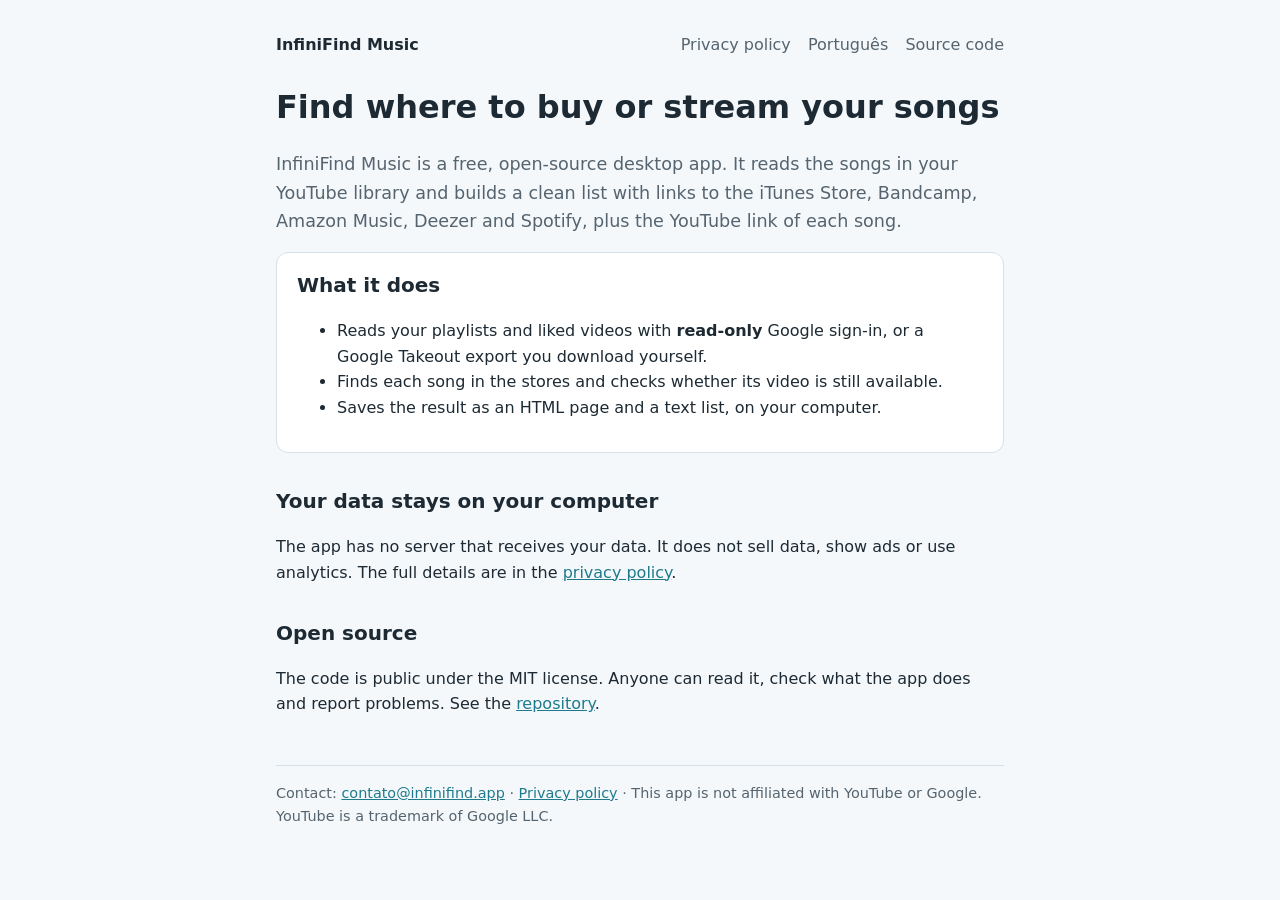
<file: index.html>
<!doctype html>
<html lang="en">
<head>
  <meta charset="utf-8">
  <meta name="viewport" content="width=device-width, initial-scale=1">
  <title>InfiniFind Music</title>
  <meta name="description" content="A free, open-source app that finds where to buy or stream the songs in your YouTube library.">
  <link rel="stylesheet" href="style.css">
</head>
<body>
<main>
  <header>
    <strong>InfiniFind Music</strong>
    <nav>
      <a href="privacy.html">Privacy policy</a>
      <a href="privacidade.html">Português</a>
      <a href="https://github.com/jucabalasilva/infinifind-music">Source code</a>
    </nav>
  </header>

  <h1>Find where to buy or stream your songs</h1>
  <p class="lead">InfiniFind Music is a free, open-source desktop app. It reads the songs in your YouTube library and builds a clean list with links to the iTunes Store, Bandcamp, Amazon Music, Deezer and Spotify, plus the YouTube link of each song.</p>

  <div class="card">
    <h2 style="margin-top:0">What it does</h2>
    <ul>
      <li>Reads your playlists and liked videos with <strong>read-only</strong> Google sign-in, or a Google Takeout export you download yourself.</li>
      <li>Finds each song in the stores and checks whether its video is still available.</li>
      <li>Saves the result as an HTML page and a text list, on your computer.</li>
    </ul>
  </div>

  <h2>Your data stays on your computer</h2>
  <p>The app has no server that receives your data. It does not sell data, show ads or use analytics. The full details are in the <a href="privacy.html">privacy policy</a>.</p>

  <h2>Open source</h2>
  <p>The code is public under the MIT license. Anyone can read it, check what the app does and report problems. See the <a href="https://github.com/jucabalasilva/infinifind-music">repository</a>.</p>

  <footer>
    Contact: <a href="mailto:contato@infinifind.app">contato@infinifind.app</a> ·
    <a href="privacy.html">Privacy policy</a> ·
    This app is not affiliated with YouTube or Google. YouTube is a trademark of Google LLC.
  </footer>
</main>
</body>
</html>
</file>
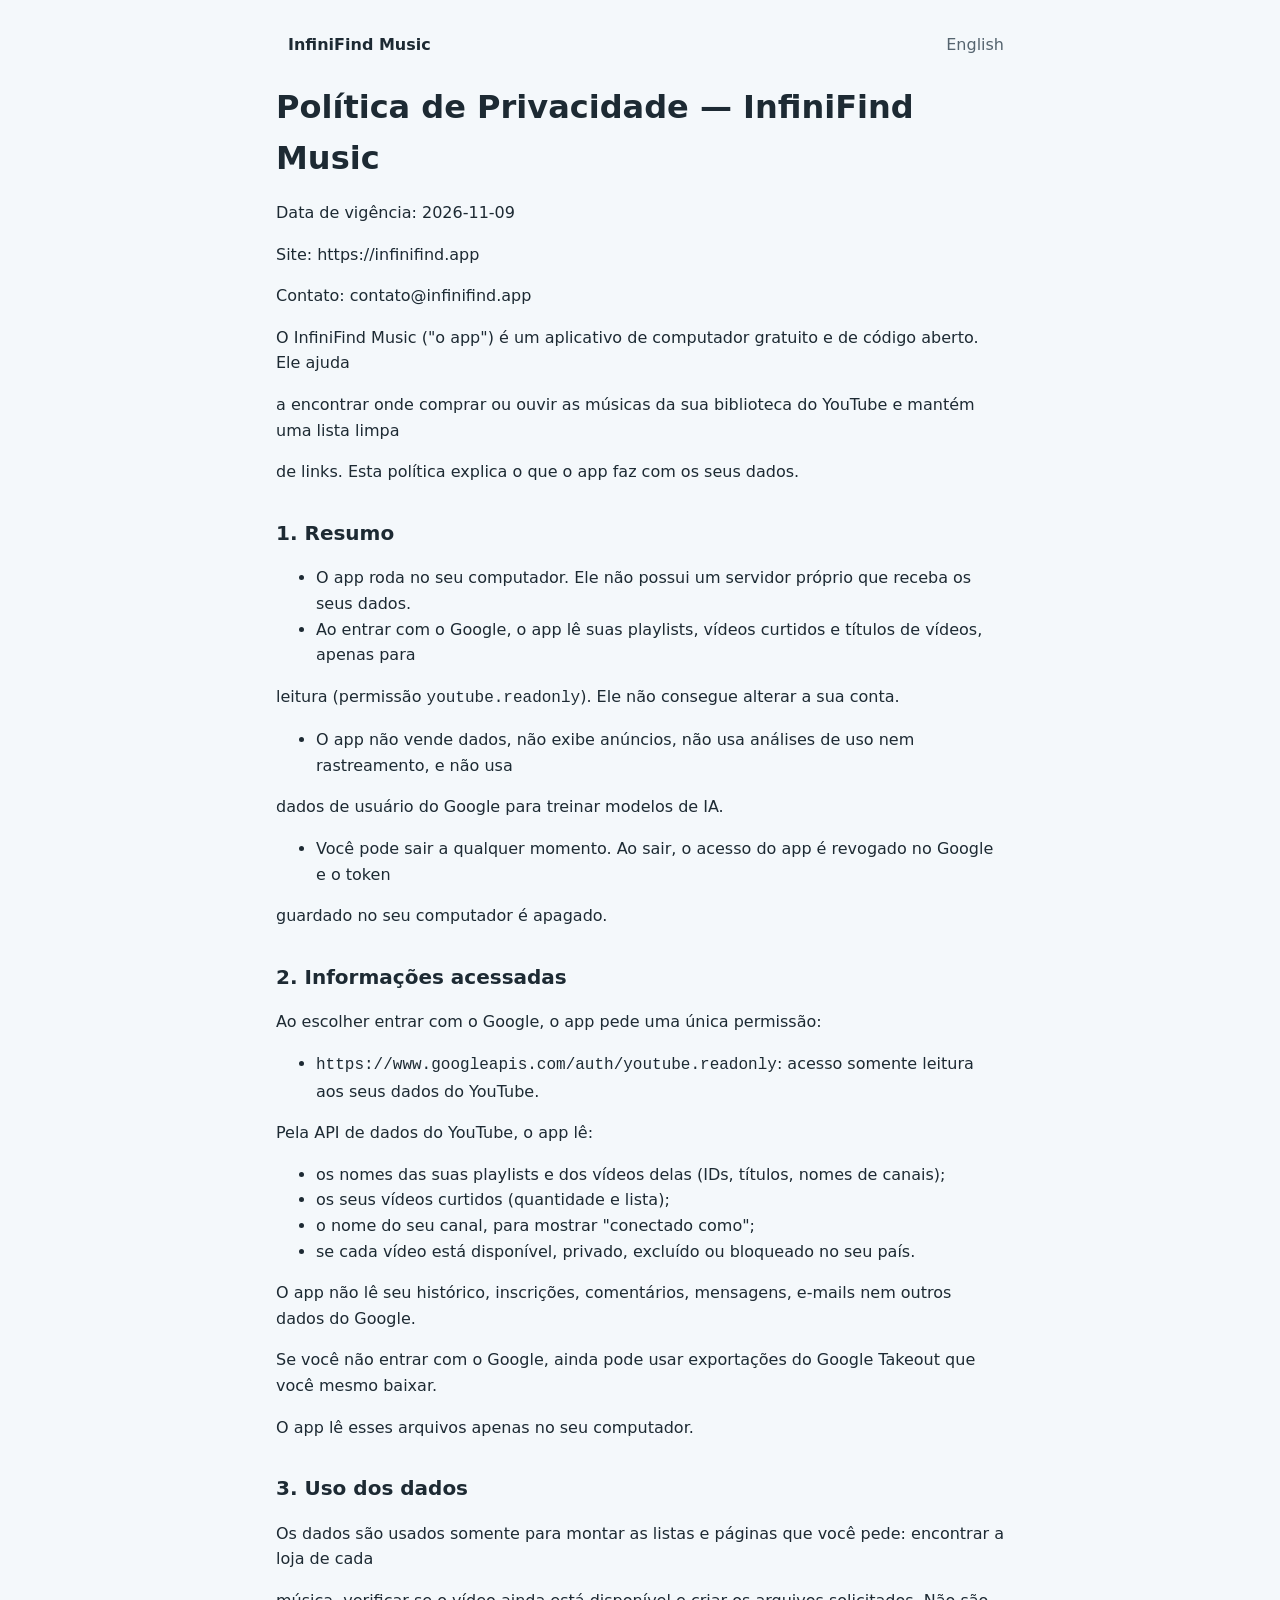
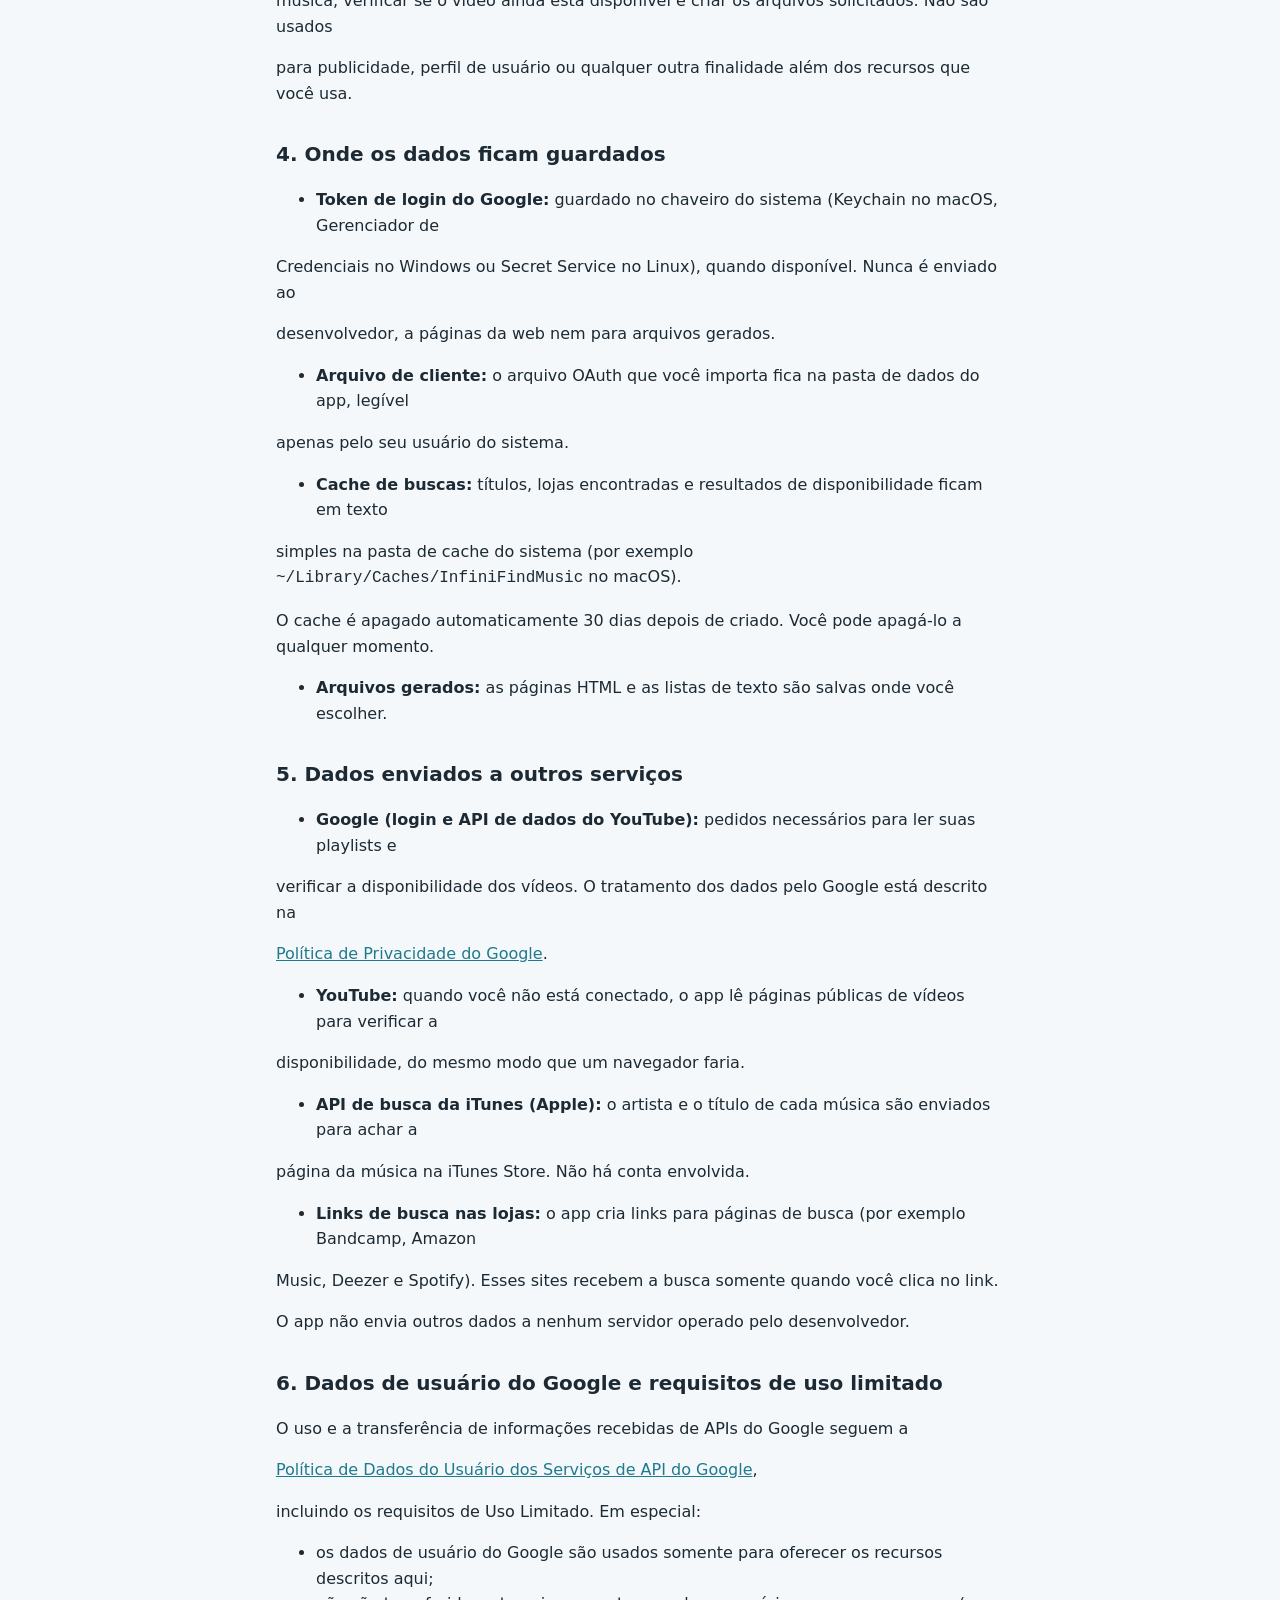
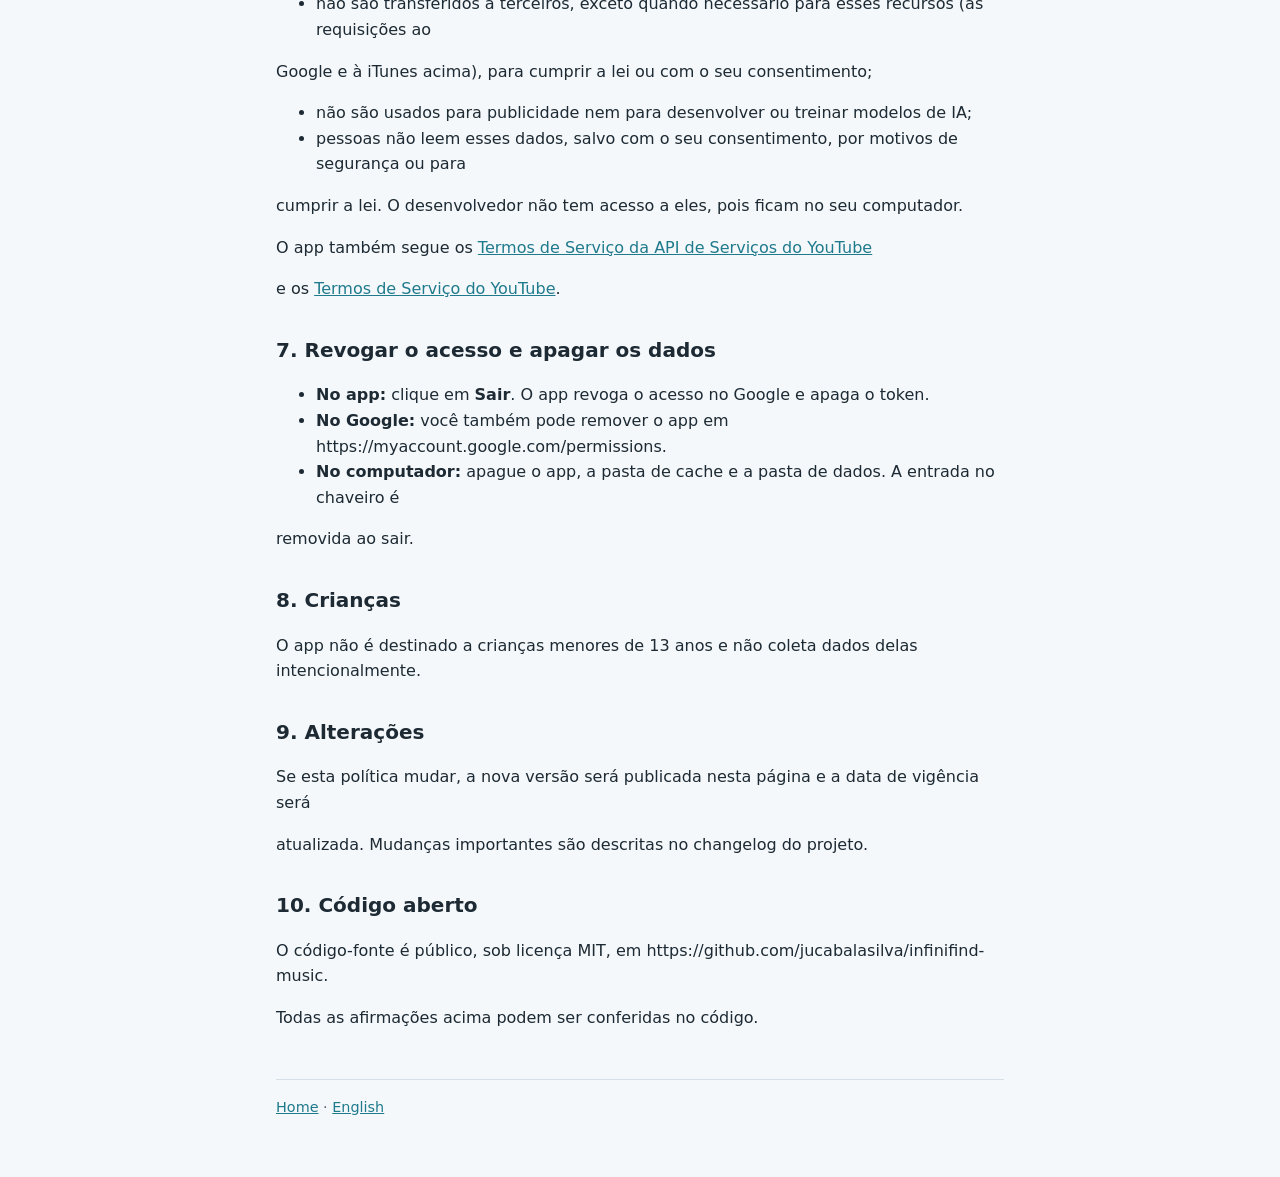
<file: privacidade.html>
<!doctype html>
<html lang="pt-BR">
<head>
  <meta charset="utf-8">
  <meta name="viewport" content="width=device-width, initial-scale=1">
  <title>Política de privacidade — InfiniFind Music</title>
  <link rel="stylesheet" href="style.css">
</head>
<body>
<main>
  <header>
    <strong><a href="index.html" style="color:inherit;text-decoration:none">InfiniFind Music</a></strong>
    <nav><a href="privacy.html">English</a></nav>
  </header>
<h1>Política de Privacidade — InfiniFind Music</h1>
<p>Data de vigência: 2026-11-09</p>
<p>Site: https://infinifind.app</p>
<p>Contato: contato@infinifind.app</p>
<p>O InfiniFind Music ("o app") é um aplicativo de computador gratuito e de código aberto. Ele ajuda</p>
<p>a encontrar onde comprar ou ouvir as músicas da sua biblioteca do YouTube e mantém uma lista limpa</p>
<p>de links. Esta política explica o que o app faz com os seus dados.</p>
<h2>1. Resumo</h2>
<ul>
<li>O app roda no seu computador. Ele não possui um servidor próprio que receba os seus dados.</li>
<li>Ao entrar com o Google, o app lê suas playlists, vídeos curtidos e títulos de vídeos, apenas para</li>
</ul>
<p>  leitura (permissão <code>youtube.readonly</code>). Ele não consegue alterar a sua conta.</p>
<ul>
<li>O app não vende dados, não exibe anúncios, não usa análises de uso nem rastreamento, e não usa</li>
</ul>
<p>  dados de usuário do Google para treinar modelos de IA.</p>
<ul>
<li>Você pode sair a qualquer momento. Ao sair, o acesso do app é revogado no Google e o token</li>
</ul>
<p>  guardado no seu computador é apagado.</p>
<h2>2. Informações acessadas</h2>
<p>Ao escolher entrar com o Google, o app pede uma única permissão:</p>
<ul>
<li><code>https://www.googleapis.com/auth/youtube.readonly</code>: acesso somente leitura aos seus dados do YouTube.</li>
</ul>
<p>Pela API de dados do YouTube, o app lê:</p>
<ul>
<li>os nomes das suas playlists e dos vídeos delas (IDs, títulos, nomes de canais);</li>
<li>os seus vídeos curtidos (quantidade e lista);</li>
<li>o nome do seu canal, para mostrar "conectado como";</li>
<li>se cada vídeo está disponível, privado, excluído ou bloqueado no seu país.</li>
</ul>
<p>O app não lê seu histórico, inscrições, comentários, mensagens, e-mails nem outros dados do Google.</p>
<p>Se você não entrar com o Google, ainda pode usar exportações do Google Takeout que você mesmo baixar.</p>
<p>O app lê esses arquivos apenas no seu computador.</p>
<h2>3. Uso dos dados</h2>
<p>Os dados são usados somente para montar as listas e páginas que você pede: encontrar a loja de cada</p>
<p>música, verificar se o vídeo ainda está disponível e criar os arquivos solicitados. Não são usados</p>
<p>para publicidade, perfil de usuário ou qualquer outra finalidade além dos recursos que você usa.</p>
<h2>4. Onde os dados ficam guardados</h2>
<ul>
<li><strong>Token de login do Google:</strong> guardado no chaveiro do sistema (Keychain no macOS, Gerenciador de</li>
</ul>
<p>  Credenciais no Windows ou Secret Service no Linux), quando disponível. Nunca é enviado ao</p>
<p>  desenvolvedor, a páginas da web nem para arquivos gerados.</p>
<ul>
<li><strong>Arquivo de cliente:</strong> o arquivo OAuth que você importa fica na pasta de dados do app, legível</li>
</ul>
<p>  apenas pelo seu usuário do sistema.</p>
<ul>
<li><strong>Cache de buscas:</strong> títulos, lojas encontradas e resultados de disponibilidade ficam em texto</li>
</ul>
<p>  simples na pasta de cache do sistema (por exemplo <code>~/Library/Caches/InfiniFindMusic</code> no macOS).</p>
<p>  O cache é apagado automaticamente 30 dias depois de criado. Você pode apagá-lo a qualquer momento.</p>
<ul>
<li><strong>Arquivos gerados:</strong> as páginas HTML e as listas de texto são salvas onde você escolher.</li>
</ul>
<h2>5. Dados enviados a outros serviços</h2>
<ul>
<li><strong>Google (login e API de dados do YouTube):</strong> pedidos necessários para ler suas playlists e</li>
</ul>
<p>  verificar a disponibilidade dos vídeos. O tratamento dos dados pelo Google está descrito na</p>
<p>  <a href="https://policies.google.com/privacy">Política de Privacidade do Google</a>.</p>
<ul>
<li><strong>YouTube:</strong> quando você não está conectado, o app lê páginas públicas de vídeos para verificar a</li>
</ul>
<p>  disponibilidade, do mesmo modo que um navegador faria.</p>
<ul>
<li><strong>API de busca da iTunes (Apple):</strong> o artista e o título de cada música são enviados para achar a</li>
</ul>
<p>  página da música na iTunes Store. Não há conta envolvida.</p>
<ul>
<li><strong>Links de busca nas lojas:</strong> o app cria links para páginas de busca (por exemplo Bandcamp, Amazon</li>
</ul>
<p>  Music, Deezer e Spotify). Esses sites recebem a busca somente quando você clica no link.</p>
<p>O app não envia outros dados a nenhum servidor operado pelo desenvolvedor.</p>
<h2>6. Dados de usuário do Google e requisitos de uso limitado</h2>
<p>O uso e a transferência de informações recebidas de APIs do Google seguem a</p>
<p><a href="https://developers.google.com/terms/api-services-user-data-policy">Política de Dados do Usuário dos Serviços de API do Google</a>,</p>
<p>incluindo os requisitos de Uso Limitado. Em especial:</p>
<ul>
<li>os dados de usuário do Google são usados somente para oferecer os recursos descritos aqui;</li>
<li>não são transferidos a terceiros, exceto quando necessário para esses recursos (as requisições ao</li>
</ul>
<p>  Google e à iTunes acima), para cumprir a lei ou com o seu consentimento;</p>
<ul>
<li>não são usados para publicidade nem para desenvolver ou treinar modelos de IA;</li>
<li>pessoas não leem esses dados, salvo com o seu consentimento, por motivos de segurança ou para</li>
</ul>
<p>  cumprir a lei. O desenvolvedor não tem acesso a eles, pois ficam no seu computador.</p>
<p>O app também segue os <a href="https://www.youtube.com/t/terms">Termos de Serviço da API de Serviços do YouTube</a></p>
<p>e os <a href="https://www.youtube.com/t/terms">Termos de Serviço do YouTube</a>.</p>
<h2>7. Revogar o acesso e apagar os dados</h2>
<ul>
<li><strong>No app:</strong> clique em <strong>Sair</strong>. O app revoga o acesso no Google e apaga o token.</li>
<li><strong>No Google:</strong> você também pode remover o app em https://myaccount.google.com/permissions.</li>
<li><strong>No computador:</strong> apague o app, a pasta de cache e a pasta de dados. A entrada no chaveiro é</li>
</ul>
<p>  removida ao sair.</p>
<h2>8. Crianças</h2>
<p>O app não é destinado a crianças menores de 13 anos e não coleta dados delas intencionalmente.</p>
<h2>9. Alterações</h2>
<p>Se esta política mudar, a nova versão será publicada nesta página e a data de vigência será</p>
<p>atualizada. Mudanças importantes são descritas no changelog do projeto.</p>
<h2>10. Código aberto</h2>
<p>O código-fonte é público, sob licença MIT, em https://github.com/jucabalasilva/infinifind-music.</p>
<p>Todas as afirmações acima podem ser conferidas no código.</p>
  <footer><a href="index.html">Home</a> · <a href="privacy.html">English</a></footer>
</main>
</body>
</html>
</file>
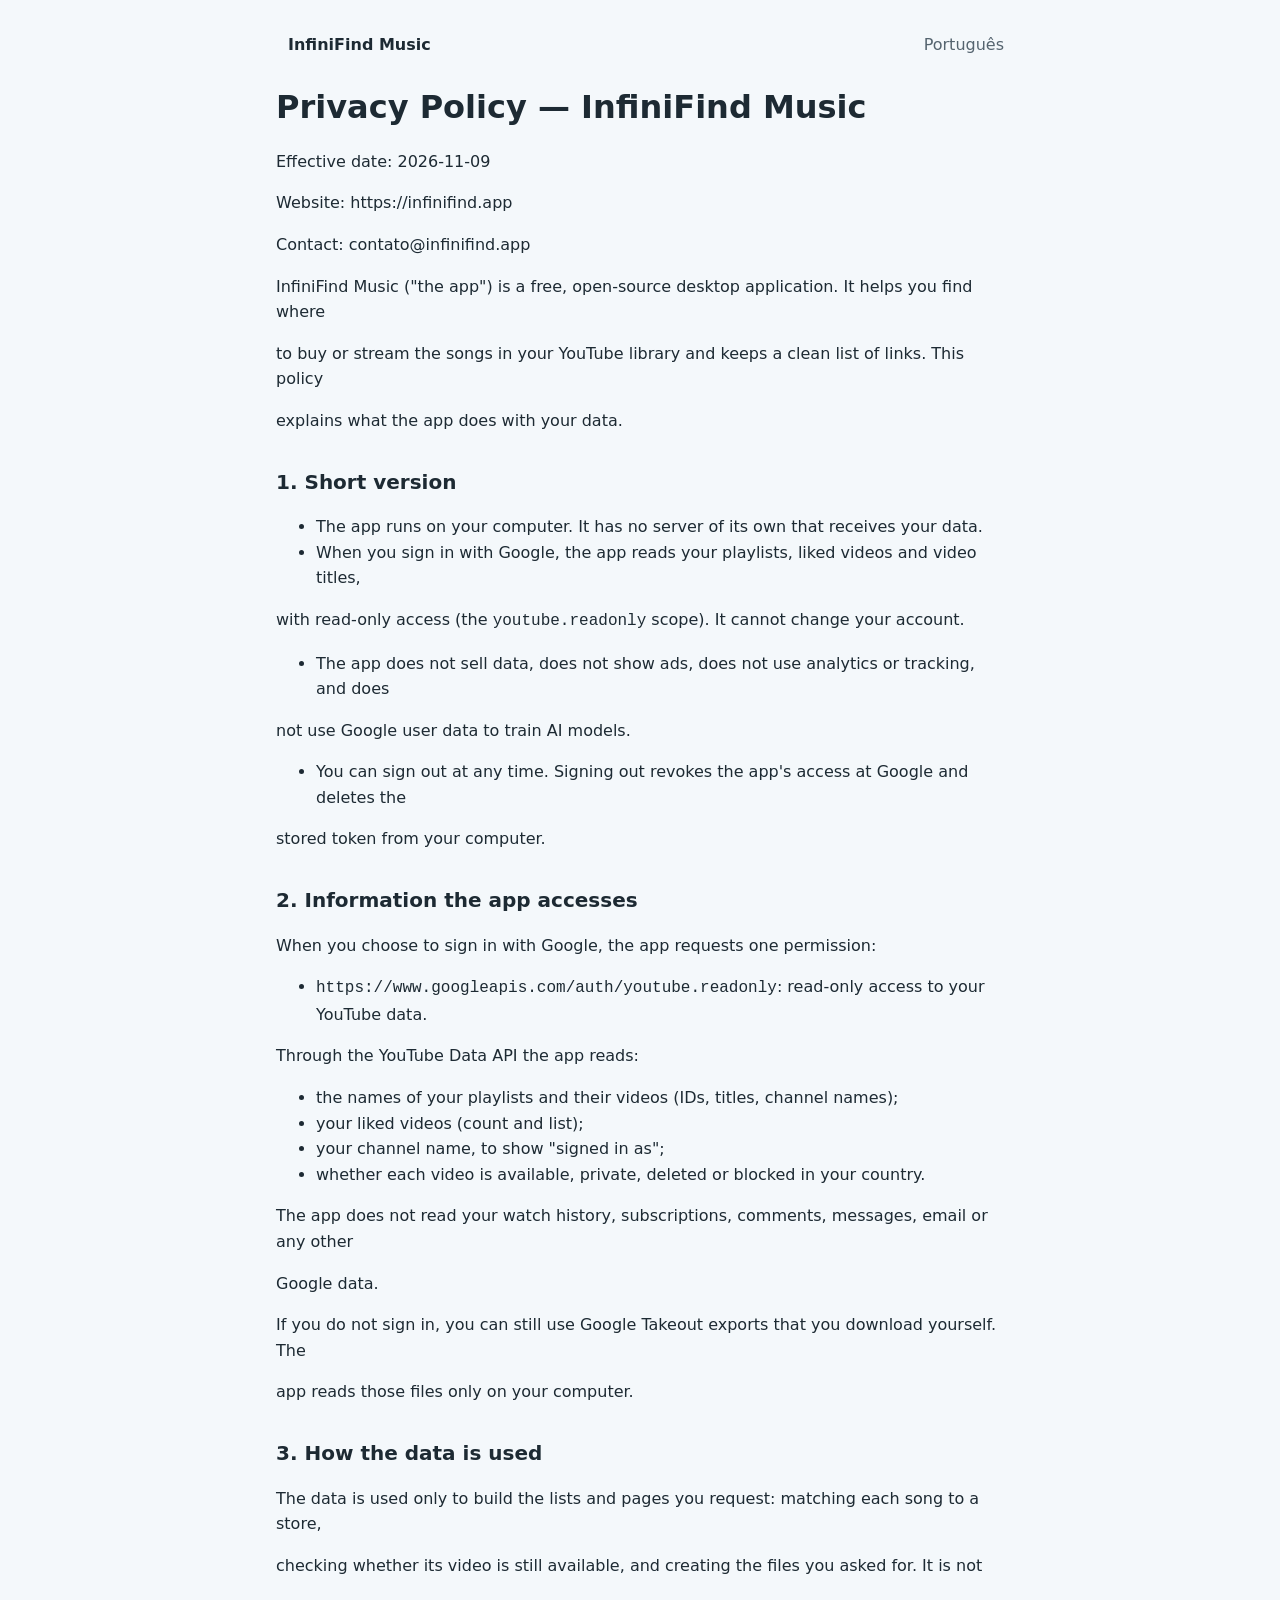
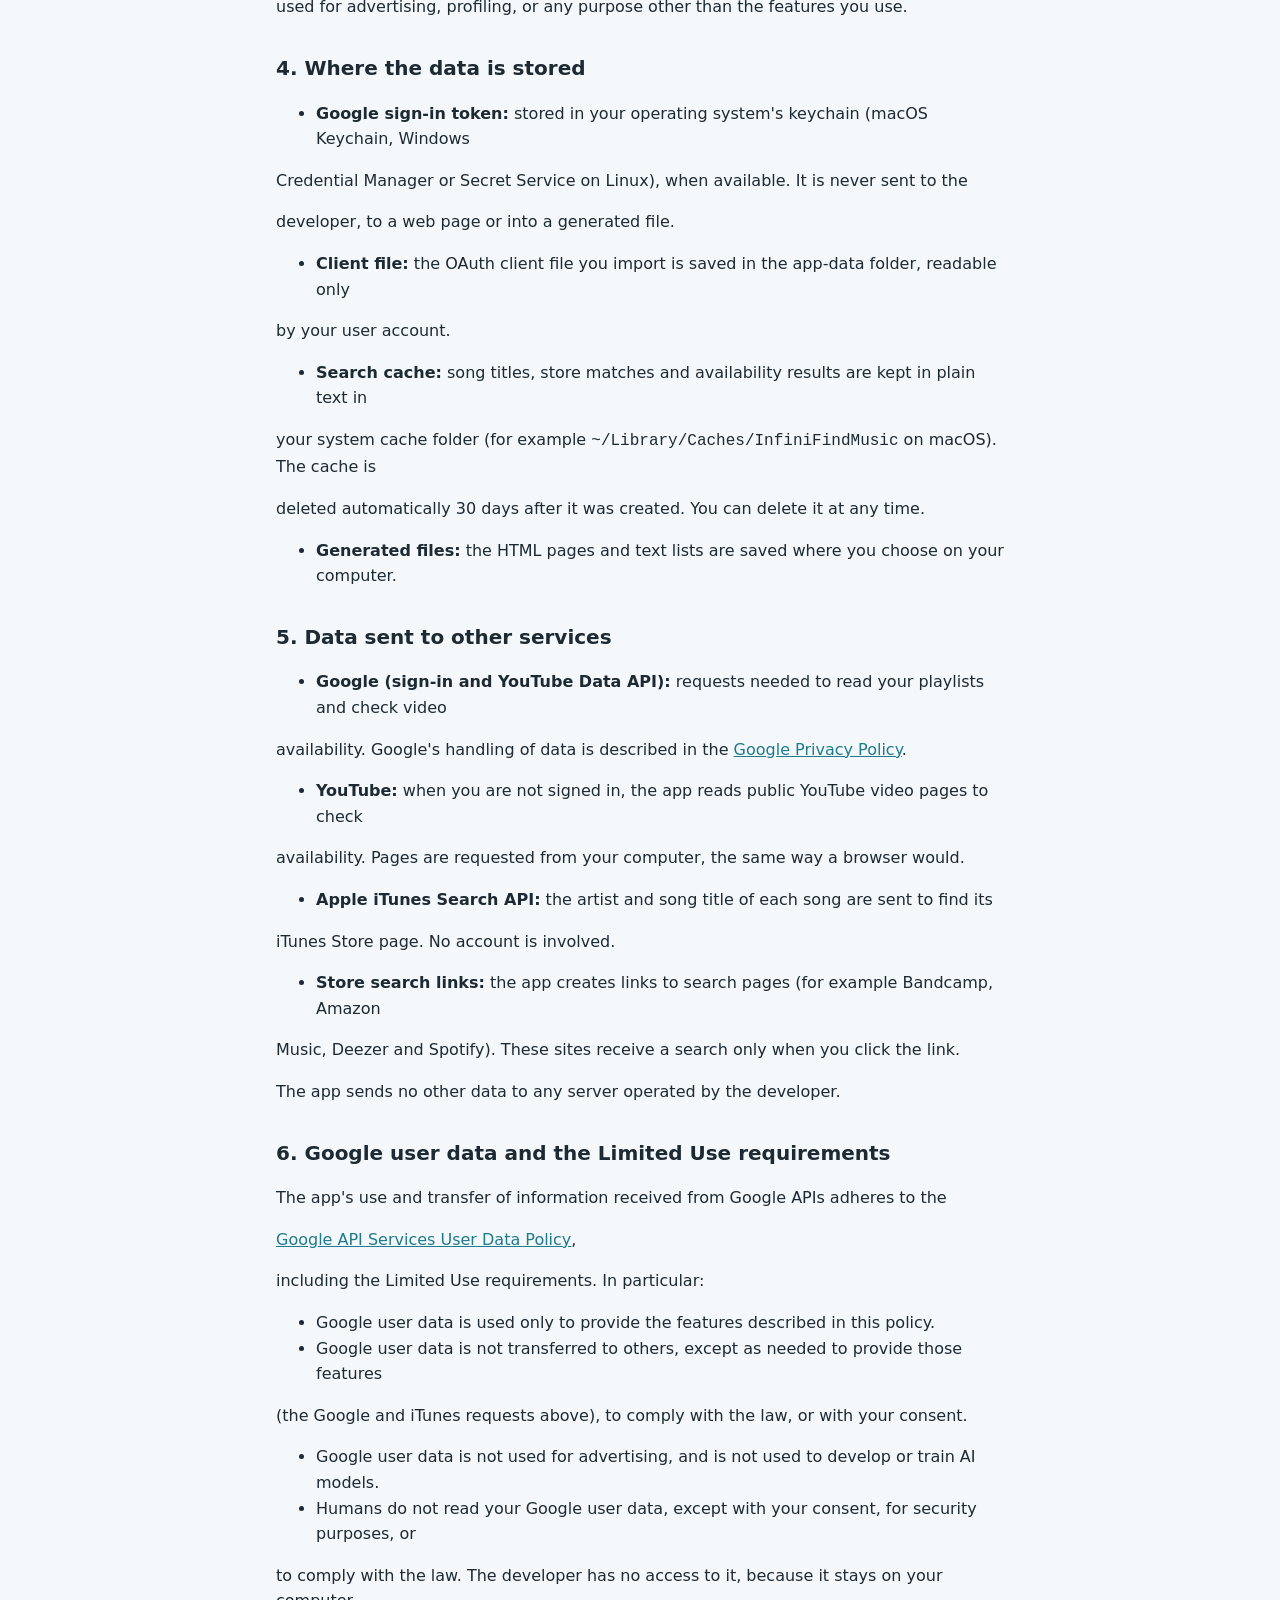
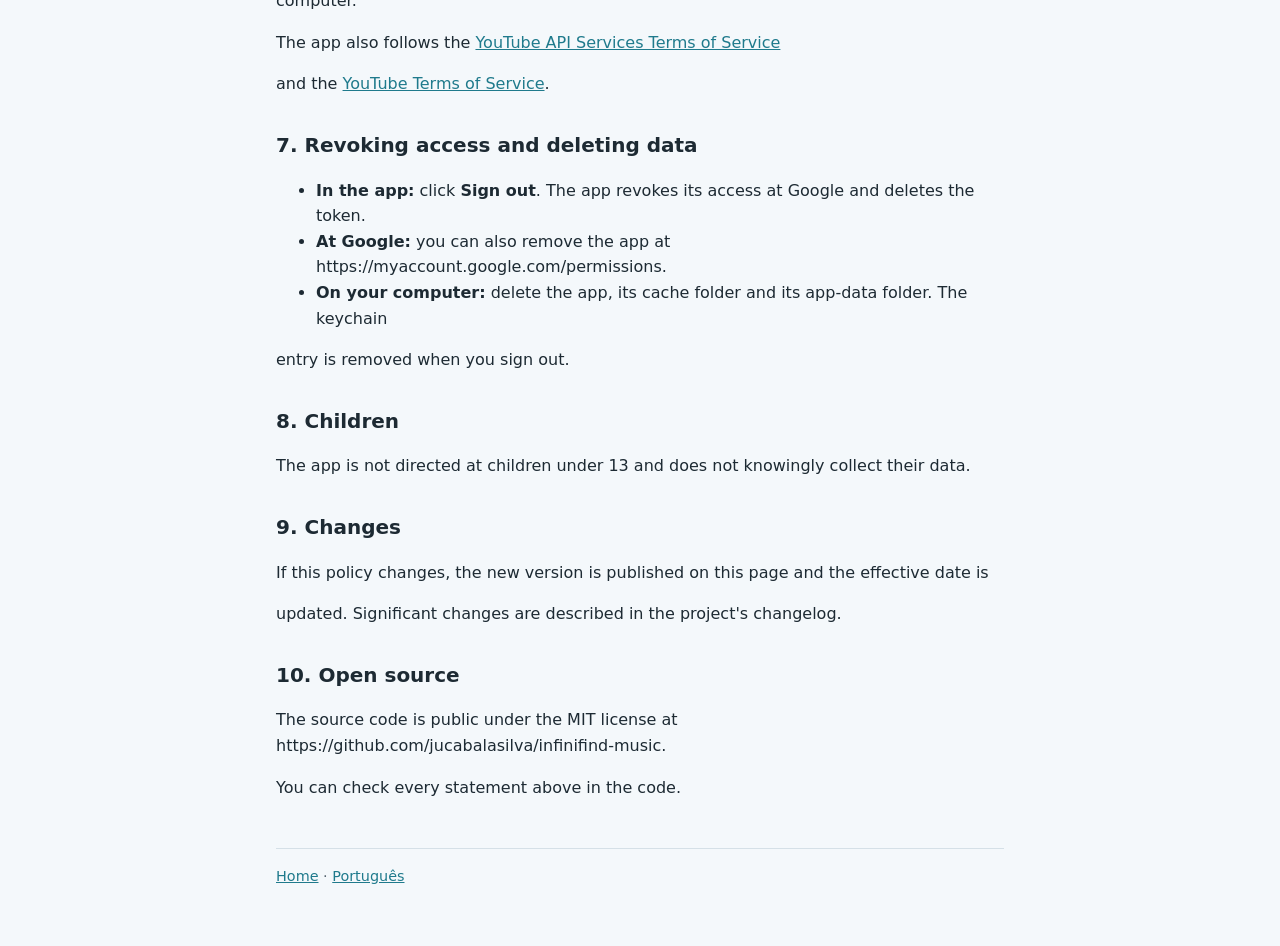
<file: privacy.html>
<!doctype html>
<html lang="en-US">
<head>
  <meta charset="utf-8">
  <meta name="viewport" content="width=device-width, initial-scale=1">
  <title>Privacy policy — InfiniFind Music</title>
  <link rel="stylesheet" href="style.css">
</head>
<body>
<main>
  <header>
    <strong><a href="index.html" style="color:inherit;text-decoration:none">InfiniFind Music</a></strong>
    <nav><a href="privacidade.html">Português</a></nav>
  </header>
<h1>Privacy Policy — InfiniFind Music</h1>
<p>Effective date: 2026-11-09</p>
<p>Website: https://infinifind.app</p>
<p>Contact: contato@infinifind.app</p>
<p>InfiniFind Music ("the app") is a free, open-source desktop application. It helps you find where</p>
<p>to buy or stream the songs in your YouTube library and keeps a clean list of links. This policy</p>
<p>explains what the app does with your data.</p>
<h2>1. Short version</h2>
<ul>
<li>The app runs on your computer. It has no server of its own that receives your data.</li>
<li>When you sign in with Google, the app reads your playlists, liked videos and video titles,</li>
</ul>
<p>  with read-only access (the <code>youtube.readonly</code> scope). It cannot change your account.</p>
<ul>
<li>The app does not sell data, does not show ads, does not use analytics or tracking, and does</li>
</ul>
<p>  not use Google user data to train AI models.</p>
<ul>
<li>You can sign out at any time. Signing out revokes the app's access at Google and deletes the</li>
</ul>
<p>  stored token from your computer.</p>
<h2>2. Information the app accesses</h2>
<p>When you choose to sign in with Google, the app requests one permission:</p>
<ul>
<li><code>https://www.googleapis.com/auth/youtube.readonly</code>: read-only access to your YouTube data.</li>
</ul>
<p>Through the YouTube Data API the app reads:</p>
<ul>
<li>the names of your playlists and their videos (IDs, titles, channel names);</li>
<li>your liked videos (count and list);</li>
<li>your channel name, to show "signed in as";</li>
<li>whether each video is available, private, deleted or blocked in your country.</li>
</ul>
<p>The app does not read your watch history, subscriptions, comments, messages, email or any other</p>
<p>Google data.</p>
<p>If you do not sign in, you can still use Google Takeout exports that you download yourself. The</p>
<p>app reads those files only on your computer.</p>
<h2>3. How the data is used</h2>
<p>The data is used only to build the lists and pages you request: matching each song to a store,</p>
<p>checking whether its video is still available, and creating the files you asked for. It is not</p>
<p>used for advertising, profiling, or any purpose other than the features you use.</p>
<h2>4. Where the data is stored</h2>
<ul>
<li><strong>Google sign-in token:</strong> stored in your operating system's keychain (macOS Keychain, Windows</li>
</ul>
<p>  Credential Manager or Secret Service on Linux), when available. It is never sent to the</p>
<p>  developer, to a web page or into a generated file.</p>
<ul>
<li><strong>Client file:</strong> the OAuth client file you import is saved in the app-data folder, readable only</li>
</ul>
<p>  by your user account.</p>
<ul>
<li><strong>Search cache:</strong> song titles, store matches and availability results are kept in plain text in</li>
</ul>
<p>  your system cache folder (for example <code>~/Library/Caches/InfiniFindMusic</code> on macOS). The cache is</p>
<p>  deleted automatically 30 days after it was created. You can delete it at any time.</p>
<ul>
<li><strong>Generated files:</strong> the HTML pages and text lists are saved where you choose on your computer.</li>
</ul>
<h2>5. Data sent to other services</h2>
<ul>
<li><strong>Google (sign-in and YouTube Data API):</strong> requests needed to read your playlists and check video</li>
</ul>
<p>  availability. Google's handling of data is described in the <a href="https://policies.google.com/privacy">Google Privacy Policy</a>.</p>
<ul>
<li><strong>YouTube:</strong> when you are not signed in, the app reads public YouTube video pages to check</li>
</ul>
<p>  availability. Pages are requested from your computer, the same way a browser would.</p>
<ul>
<li><strong>Apple iTunes Search API:</strong> the artist and song title of each song are sent to find its</li>
</ul>
<p>  iTunes Store page. No account is involved.</p>
<ul>
<li><strong>Store search links:</strong> the app creates links to search pages (for example Bandcamp, Amazon</li>
</ul>
<p>  Music, Deezer and Spotify). These sites receive a search only when you click the link.</p>
<p>The app sends no other data to any server operated by the developer.</p>
<h2>6. Google user data and the Limited Use requirements</h2>
<p>The app's use and transfer of information received from Google APIs adheres to the</p>
<p><a href="https://developers.google.com/terms/api-services-user-data-policy">Google API Services User Data Policy</a>,</p>
<p>including the Limited Use requirements. In particular:</p>
<ul>
<li>Google user data is used only to provide the features described in this policy.</li>
<li>Google user data is not transferred to others, except as needed to provide those features</li>
</ul>
<p>  (the Google and iTunes requests above), to comply with the law, or with your consent.</p>
<ul>
<li>Google user data is not used for advertising, and is not used to develop or train AI models.</li>
<li>Humans do not read your Google user data, except with your consent, for security purposes, or</li>
</ul>
<p>  to comply with the law. The developer has no access to it, because it stays on your computer.</p>
<p>The app also follows the <a href="https://www.youtube.com/t/terms">YouTube API Services Terms of Service</a></p>
<p>and the <a href="https://www.youtube.com/t/terms">YouTube Terms of Service</a>.</p>
<h2>7. Revoking access and deleting data</h2>
<ul>
<li><strong>In the app:</strong> click <strong>Sign out</strong>. The app revokes its access at Google and deletes the token.</li>
<li><strong>At Google:</strong> you can also remove the app at https://myaccount.google.com/permissions.</li>
<li><strong>On your computer:</strong> delete the app, its cache folder and its app-data folder. The keychain</li>
</ul>
<p>  entry is removed when you sign out.</p>
<h2>8. Children</h2>
<p>The app is not directed at children under 13 and does not knowingly collect their data.</p>
<h2>9. Changes</h2>
<p>If this policy changes, the new version is published on this page and the effective date is</p>
<p>updated. Significant changes are described in the project's changelog.</p>
<h2>10. Open source</h2>
<p>The source code is public under the MIT license at https://github.com/jucabalasilva/infinifind-music.</p>
<p>You can check every statement above in the code.</p>
  <footer><a href="index.html">Home</a> · <a href="privacidade.html">Português</a></footer>
</main>
</body>
</html>
</file>
<file: style.css>
:root {
  --bg: #f4f8fb;
  --text: #1d2a33;
  --muted: #55646f;
  --accent: #1f7a8c;
  --card: #ffffff;
  --border: #d5e0e7;
}
@media (prefers-color-scheme: dark) {
  :root:not([data-theme="light"]) {
    --bg: #101a21;
    --text: #e6eef3;
    --muted: #9fb1bd;
    --accent: #5fc4d6;
    --card: #17242d;
    --border: #2b3d48;
  }
}
:root[data-theme="dark"] {
  --bg: #101a21;
  --text: #e6eef3;
  --muted: #9fb1bd;
  --accent: #5fc4d6;
  --card: #17242d;
  --border: #2b3d48;
}
* { box-sizing: border-box; }
body {
  margin: 0;
  background: var(--bg);
  color: var(--text);
  font: 16px/1.6 system-ui, -apple-system, "Segoe UI", Roboto, sans-serif;
}
main { max-width: 760px; margin: 0 auto; padding: 32px 16px 64px; }
header { display: flex; flex-wrap: wrap; gap: 12px; justify-content: space-between; align-items: center; }
header a { color: var(--muted); text-decoration: none; margin-left: 12px; }
h1 { font-size: 2rem; margin: 24px 0 8px; }
h2 { font-size: 1.25rem; margin-top: 32px; }
a { color: var(--accent); }
.lead { color: var(--muted); font-size: 1.1rem; }
.card { background: var(--card); border: 1px solid var(--border); border-radius: 12px; padding: 16px 20px; }
footer { margin-top: 48px; color: var(--muted); font-size: 0.9rem; border-top: 1px solid var(--border); padding-top: 16px; }
</file>
